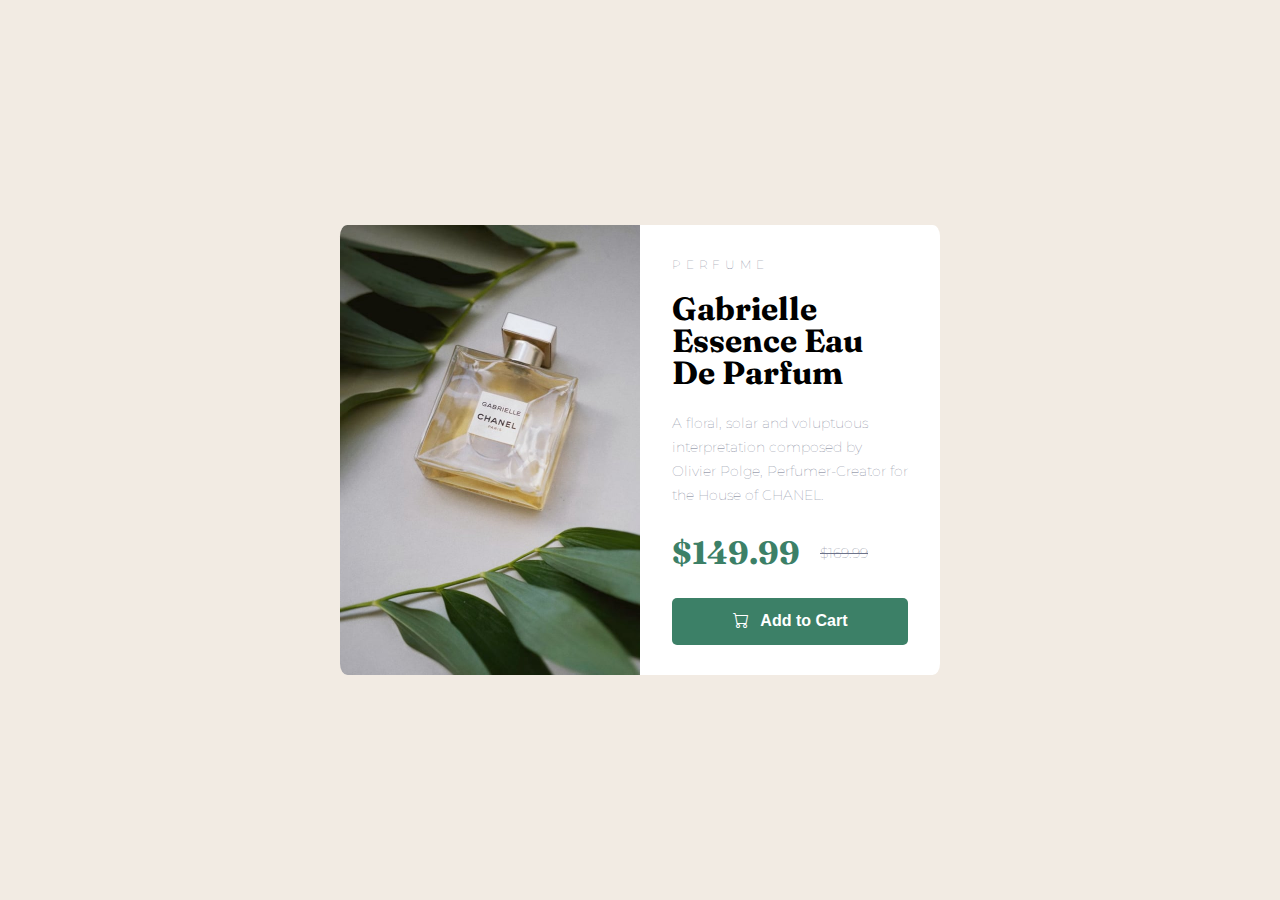
<file: index.html>
<!DOCTYPE html>
<html lang="en">
  <head>
    <meta charset="UTF-8" />
    <meta name="viewport" content="width=device-width, initial-scale=1.0" />

    <link
      rel="stylesheet"
      href="https://cdn.jsdelivr.net/npm/bootstrap-icons@1.9.1/font/bootstrap-icons.css"
    />

    <link rel="preconnect" href="https://fonts.googleapis.com" />
    <link rel="preconnect" href="https://fonts.gstatic.com" crossorigin />
    <link
      href="https://fonts.googleapis.com/css2?family=Fraunces:opsz,wght@9..144,700&family=Montserrat:wght@500;700&display=swap"
      rel="stylesheet"
    />

    <link rel="stylesheet" href="index.css" />

    <title>Product preview card component</title>
  </head>

  <body>
    <main>
      <div class="image"></div>

      <div class="text">
        <h2 class="text--grey text-montserrat">PERFUME</h2>
        <h1 class="text--black text--fraunces">
          Gabrielle Essence Eau De Parfum
        </h1>
        <p class="text--grey text-montserrat">
          A floral, solar and voluptuous interpretation composed by Olivier
          Polge, Perfumer-Creator for the House of CHANEL.
        </p>
        <h1 class="text-green text-price text--fraunces">$149.99</h1>
        <p class="text--grey text-price text-montserrat">$169.99</p>
        <button class="button" type="button">
          <i class="bi bi-cart"></i> Add to Cart
        </button>
      </div>
    </main>
  </body>
</html>
</file>
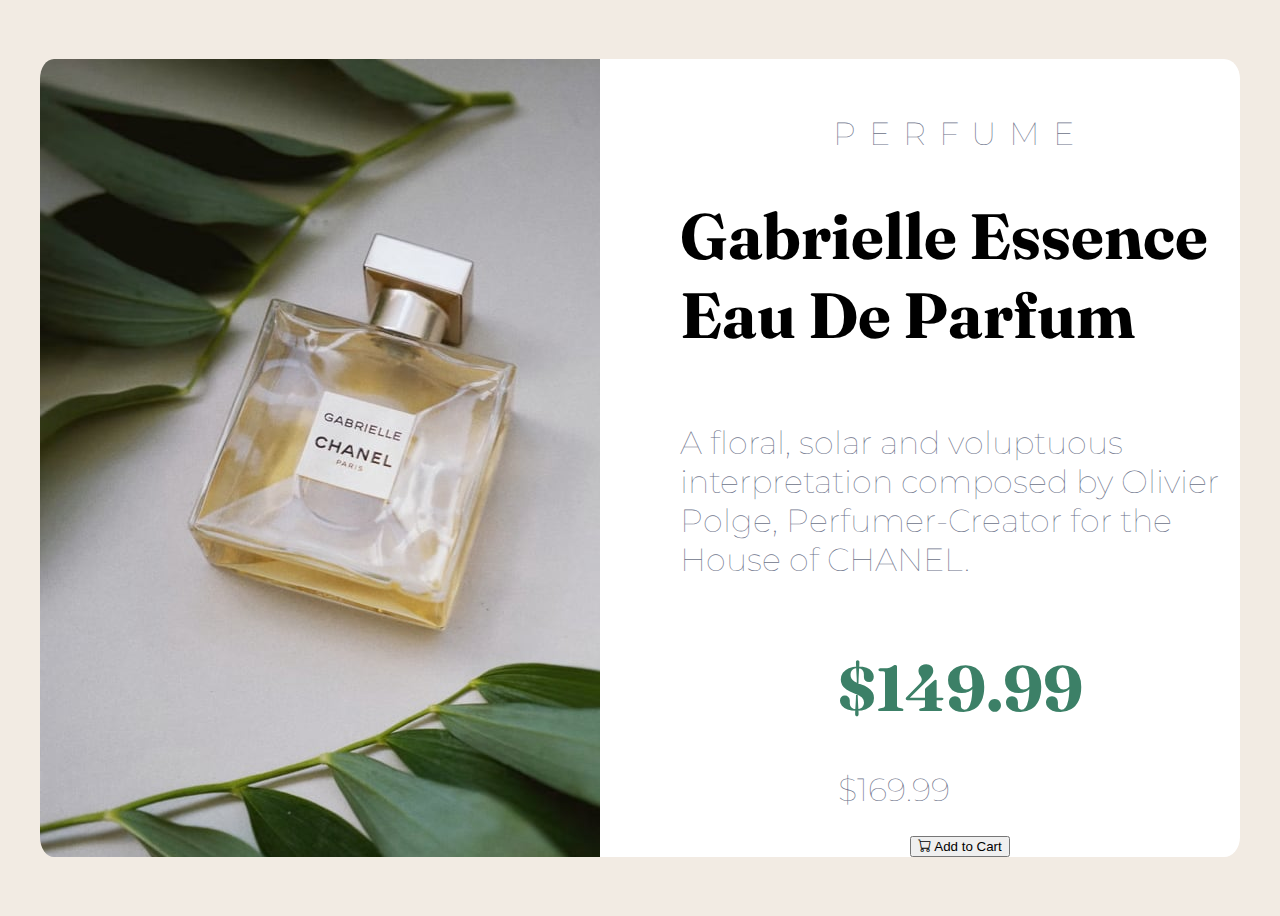
<file: images/index.html>
<!DOCTYPE html>
<html lang="en">

    <head>
        <meta charset="UTF-8">
        <meta http-equiv="X-UA-Compatible" content="IE=edge">
        <meta name="viewport" content="width=device-width, initial-scale=1.0">
        <title>Document</title>
        <link rel="stylesheet" href="https://cdn.jsdelivr.net/npm/bootstrap-icons@1.9.1/font/bootstrap-icons.css">
        <link rel="preconnect" href="https://fonts.googleapis.com">
        <link rel="preconnect" href="https://fonts.gstatic.com" crossorigin>
        <link
            href="https://fonts.googleapis.com/css2?family=Fraunces:opsz,wght@9..144,700&family=Montserrat:wght@500;700&display=swap"
            rel="stylesheet">
        <link rel="stylesheet" href="style.css">
    </head>

    <body>
            <div class="main-container">
                <div class="text">
                        <h3 class="Grey Montserrat">PERFUME</h3>

                        <h1 class="Black Fraunces">Gabrielle Essence Eau De Parfum</h1>

                        <h2 class="Grey Montserrat">A floral, solar and voluptuous interpretation composed by Olivier
                            Polge,
                            Perfumer-Creator for the House of CHANEL.
                        </h2>
                        <div class="Price">
                        <h1 class="Green Fraunces">$149.99</h1>

                        <h2 class="Grey Montserrat cross">$169.99</h2>
</div>


                        <button class="button" type="button"><i class="bi bi-cart"></i> Add to Cart</button>
                </div>

                <div class="img">
                </div>
            </div>
    </body>

</html>
</file>
<file: index.css>
*,
*::before,
*::after {
  box-sizing: border-box;
}

/* Main Format */

body {
  background-color: hsl(30, 38%, 92%);
  max-width: 600px;
  margin: auto;
  display: flex;
  min-height: 100vh;
  align-items: center;
}

main {
  display: flex;
  align-items: stretch;
  max-height: 450px;
}

main div {
  flex: 1;
}

/* Sub Format */
.image {
  background-image: url(./images/image-product-desktop.jpg);
  background-blend-mode: overlay;
  background-repeat: no-repeat;
  background-size: cover;
  border-radius: 2.5% 0 0 2.5%;
  padding: 2rem;
}

.text {
  background-color: white;
  border-radius: 0 2.5% 2.5% 0;
  padding: 2rem;
  text-align: left;
}

.button {
  outline: none;
  border: none;
  height: 12.34%;
  font-size: 1rem;
  font-weight: 700;
  background-color: hsl(158, 36%, 37%);
  color: hsl(0, 0%, 100%);
  align-items: center;
  text-align: center;
  width: 100%;
  border-radius: 5px;
  margin: 12% 0;
}

.button:hover {
  background-color: hsl(158, 51%, 13%);
  cursor: pointer;
}

i {
  padding-right: 0.5rem;
}

/* Text mods */
h1 {
  font-size: 2rem;
  line-height: 1;
}

p {
  font-size: 0.9rem;
  line-height: 1.5rem;
  font-weight: 100;
}

p.text--grey.text-montserrat {
  padding-bottom: 1rem;
}

h2 {
  font-size: 0.75rem;
  letter-spacing: 0.3rem;
  font-weight: 100;
}

.text--grey {
  color: hsl(228, 12%, 48%);
}

.text-black {
  color: black;
}

.text-green {
  color: hsl(158, 36%, 37%);
}

.text-price {
  display: inline;
  text-align: left;
  vertical-align: middle;
}

.text-montserrat {
  font-family: Montserrat;
}

.text--fraunces {
  font-family: Fraunces;
}

.text h2 {
  margin-top: 0%;
}

.text-green.text-price.text--fraunces {
  padding-right: 1rem;
}
.text--grey.text-price.text-montserrat {
  text-decoration: line-through;
}

@media (max-width: 640px) {
  body {
    padding: 1.6rem 1rem;
    min-height: 0;
  }

  main {
    max-height: 0;
    flex-direction: column;
  }

  .image {
    min-height: 240px;
    background-image: url(./images/image-product-mobile.jpg);
    border-radius: 3% 3% 0% 0%;
    width: 100%;
  }

  .text {
    border-radius: 0 0 3% 3%;
    padding: 1.37rem 1.5rem;
  }

  .button {
    height: 48px;
    margin: 7% 0 0 0;
  }

  h1.text--black.text--fraunces {
    margin: 0 0 0.7rem 0;
  }

  p {
    font-size: 0.88rem;
  }
  main {
    align-items: baseline;
  }
}
</file>
<file: images/style.css>
*,
*::before,
*::after {
    box-sizing: border-box;
}

/*Format*/

body {
    display: flex;
    justify-content: center;
    align-items: center;
    min-height: 100vh;
    background-color:  hsl(30, 38%, 92%);
}

.main-container {
    display: flex;
    margin: auto;
    flex-direction: row-reverse;
    max-height: 900px;
    box-sizing: border-box;

}
.main-container div {
    flex: 1;

}

.text {
background-color: white;
    display: flex;
    justify-content: center;
    align-items: center;
    flex-direction: column;
    color: black;
    border-radius: 0 2.5% 2.5% 0;       
    text-align: left;  /*Why dont work*/ 
    padding-left: 5em;
    text-align: left;
max-width: 1200px;
}



.img {
    background: url("image-product-desktop.jpg");
    max-width: 600px;
    border-radius:  2.5% 0 0  2.5% ;
}


/*Text*/

.Grey {color:  hsl(228, 12%, 48%); font-size: 2em; font-weight: 100;}
.Black {color: black;}
.Green {color: hsl(158, 36%, 37%);}
.Montserrat {font-family: Montserrat;}
.Fraunces {font-family: Fraunces;}
.Price {display: inline-block;} /*Why dont work*/
.text h3{letter-spacing: .4em; padding-top: .7em; margin-bottom: 0%;}
.Black, .Green{font-size: 4em;}





@media (max-width: 1000px) {
    .main-container {
        flex-direction: column-reverse;
        max-width: 600px;
    }
      .img {
        background: url("image-product-mobile.jpg");
        max-height: 480px;
    }

}
</file>
